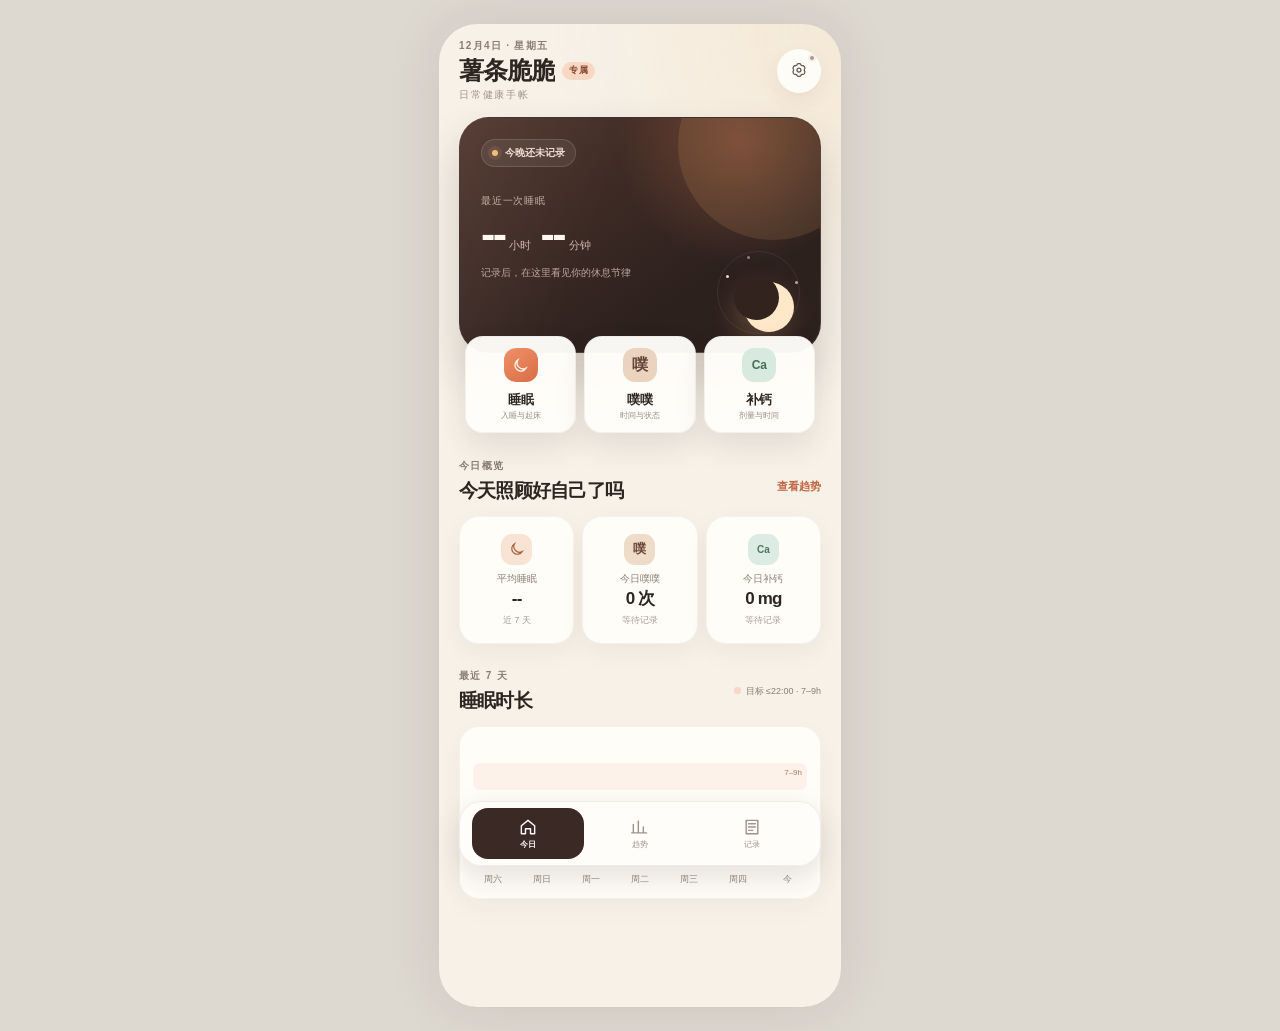
<file: index.html>
<!doctype html>
<html lang="zh-CN">
<head>
  <meta charset="utf-8">
  <meta name="viewport" content="width=device-width, initial-scale=1, maximum-scale=1, user-scalable=no, viewport-fit=cover">
  <meta name="theme-color" content="#f7f1e8">
  <meta name="mobile-web-app-capable" content="yes">
  <meta name="apple-mobile-web-app-capable" content="yes">
  <meta name="apple-mobile-web-app-status-bar-style" content="default">
  <meta name="apple-mobile-web-app-title" content="健康记录">
  <title>薯条脆脆专属 · 日常健康手帐</title>
  <link rel="manifest" href="manifest.webmanifest?v=1">
  <link rel="apple-touch-icon" sizes="180x180" href="icons/apple-touch-icon.png?v=1">
  <link rel="icon" type="image/png" sizes="192x192" href="icons/icon-192.png?v=1">
  <link rel="stylesheet" href="styles.css?v=12">
</head>
<body>
  <div class="app-shell">
    <header class="topbar">
      <div class="brand-lockup">
        <p class="eyebrow" id="today-label"></p>
        <h1><button class="secret-name-trigger" id="display-name" type="button" aria-label="薯条脆脆" disabled>薯条脆脆</button><small>专属</small></h1>
        <p class="brand-caption">日常健康手帐</p>
      </div>
      <button class="icon-button" id="open-settings" aria-label="设置与数据">
        <svg viewBox="0 0 24 24" aria-hidden="true"><path d="M12 3.4a1.8 1.8 0 0 1 1.7 1.2l.2.6a7.1 7.1 0 0 1 1.6.9l.6-.1a1.8 1.8 0 0 1 1.8.8l.7 1.2a1.8 1.8 0 0 1-.1 2l-.4.5a7.3 7.3 0 0 1 0 1.9l.4.5a1.8 1.8 0 0 1 .1 2l-.7 1.2a1.8 1.8 0 0 1-1.8.8l-.6-.1a7.1 7.1 0 0 1-1.6.9l-.2.6a1.8 1.8 0 0 1-1.7 1.2h-1.4a1.8 1.8 0 0 1-1.7-1.2l-.2-.6a7.1 7.1 0 0 1-1.6-.9l-.6.1a1.8 1.8 0 0 1-1.8-.8L4 14.9a1.8 1.8 0 0 1 .1-2l.4-.5a7.3 7.3 0 0 1 0-1.9l-.4-.5A1.8 1.8 0 0 1 4 8l.7-1.2A1.8 1.8 0 0 1 6.5 6l.6.1a7.1 7.1 0 0 1 1.6-.9l.2-.6a1.8 1.8 0 0 1 1.7-1.2H12Z"/><circle cx="11.3" cy="11.5" r="2.5"/></svg>
        <span class="cloud-indicator" id="cloud-indicator" aria-hidden="true"></span>
      </button>
    </header>

    <main>
      <section class="view active" id="view-today" aria-labelledby="nav-today">
        <article class="hero-card">
          <div class="hero-glow"></div>
          <div class="hero-copy">
            <span class="status-pill"><i></i><span id="hero-status">今晚还未记录</span></span>
            <p class="hero-kicker">最近一次睡眠</p>
            <div class="duration-display">
              <strong id="hero-hours">--</strong>
              <span>小时</span>
              <strong id="hero-minutes">--</strong>
              <span>分钟</span>
            </div>
            <p class="hero-range" id="hero-range">记录后，在这里看见你的休息节律</p>
          </div>
          <div class="moon-orbit" aria-hidden="true">
            <span class="star star-a"></span><span class="star star-b"></span><span class="star star-c"></span>
            <div class="moon"></div>
          </div>
        </article>

        <div class="quick-actions" aria-label="快捷记录">
          <button class="quick-action sleep-action" id="quick-add">
            <span class="quick-icon"><svg viewBox="0 0 24 24"><path d="M20 15.6A8.5 8.5 0 0 1 8.4 4a8.5 8.5 0 1 0 11.6 11.6Z"/></svg></span>
            <span><b>睡眠</b><small>入睡与起床</small></span>
          </button>
          <button class="quick-action poop-action" id="quick-poop">
            <span class="quick-icon poop-mark">噗</span>
            <span><b>噗噗</b><small>时间与状态</small></span>
          </button>
          <button class="quick-action calcium-action" id="quick-calcium">
            <span class="quick-icon calcium-mark">Ca</span>
            <span><b>补钙</b><small>剂量与时间</small></span>
          </button>
        </div>

        <section class="section-block">
          <div class="section-heading">
            <div><p class="eyebrow">今日概览</p><h2>今天照顾好自己了吗</h2></div>
            <button class="text-button" data-go="trends">查看趋势</button>
          </div>
          <div class="metric-grid daily-metrics">
            <article class="metric-card">
              <span class="metric-icon warm"><svg viewBox="0 0 24 24"><path d="M20 15.6A8.5 8.5 0 0 1 8.4 4a8.5 8.5 0 1 0 11.6 11.6Z"/></svg></span>
              <p>平均睡眠</p><strong id="metric-average">--</strong><small>近 7 天</small>
            </article>
            <article class="metric-card">
              <span class="metric-icon poop-mini">噗</span>
              <p>今日噗噗</p><strong id="metric-poop">0 次</strong><small id="metric-poop-note">等待记录</small>
            </article>
            <article class="metric-card">
              <span class="metric-icon calcium-mini">Ca</span>
              <p>今日补钙</p><strong id="metric-calcium">0 mg</strong><small id="metric-calcium-note">等待记录</small>
            </article>
          </div>
        </section>

        <section class="section-block">
          <div class="section-heading compact">
            <div><p class="eyebrow">最近 7 天</p><h2>睡眠时长</h2></div>
            <span class="legend" id="home-goal-legend"><i></i>目标 ≤22:00 · 7–9h</span>
          </div>
          <article class="week-chart-card">
            <div class="chart-zone"><span class="goal-band"></span><div class="bars" id="home-bars"></div></div>
            <div class="chart-labels" id="home-labels"></div>
          </article>
        </section>
      </section>

      <section class="view" id="view-trends" aria-labelledby="nav-trends">
        <div class="period-switch" role="tablist" aria-label="统计周期">
          <button class="active" data-period="7">7 天</button>
          <button data-period="30">30 天</button>
          <button data-period="90">90 天</button>
        </div>
        <div class="trend-summary-grid">
          <article class="trend-summary-card"><span class="summary-mark sleep-summary-mark">☾</span><small>睡眠</small><strong id="trend-average">--</strong><em id="trend-average-delta">暂无记录</em></article>
          <article class="trend-summary-card"><span class="summary-mark poop-mark">噗</span><small>噗噗</small><strong id="trend-poop">0 次</strong><em id="trend-poop-days">0 天记录</em></article>
          <article class="trend-summary-card"><span class="summary-mark calcium-mark">Ca</span><small>补钙</small><strong id="trend-calcium">0 mg</strong><em id="trend-calcium-days">0 天记录</em></article>
        </div>
        <article class="calendar-card">
          <div class="calendar-head">
            <div><small>月度回顾</small><h3 id="calendar-month-title">2026年8月</h3></div>
            <div class="month-controls"><button id="calendar-prev" aria-label="上一个月">‹</button><button id="calendar-next" aria-label="下一个月">›</button></div>
          </div>
          <div class="calendar-metric-switch" role="tablist" aria-label="月度指标">
            <button class="active" data-calendar-metric="sleep">睡眠</button>
            <button data-calendar-metric="poop">噗噗</button>
            <button data-calendar-metric="calcium">补钙</button>
          </div>
          <div class="calendar-weekdays"><span>一</span><span>二</span><span>三</span><span>四</span><span>五</span><span>六</span><span>日</span></div>
          <div class="calendar-grid" id="calendar-grid"></div>
          <div class="calendar-legend" id="calendar-legend"></div>
        </article>
      </section>

      <section class="view" id="view-history" aria-labelledby="nav-history">
        <div class="history-list" id="history-list" aria-label="日常记录时间线"></div>
      </section>
    </main>

    <nav class="bottom-nav" aria-label="主导航">
      <button class="active" id="nav-today" data-view="today">
        <svg viewBox="0 0 24 24"><path d="M4 10.5 12 4l8 6.5V20h-5v-6H9v6H4v-9.5Z"/></svg><span>今日</span>
      </button>
      <button id="nav-trends" data-view="trends">
        <svg viewBox="0 0 24 24"><path d="M4 19V9m6 10V5m6 14v-7m4 7H2"/></svg><span>趋势</span>
      </button>
      <button id="nav-history" data-view="history">
        <svg viewBox="0 0 24 24"><path d="M5 4h14v16H5zM8 8h8m-8 4h8m-8 4h5"/></svg><span>记录</span>
      </button>
    </nav>
  </div>

  <div class="sheet-backdrop" id="record-backdrop" hidden>
    <section class="bottom-sheet" role="dialog" aria-modal="true" aria-labelledby="sheet-title">
      <div class="sheet-handle"></div>
      <div class="sheet-header"><div><p class="eyebrow" id="sheet-eyebrow">新增</p><h2 id="sheet-title">记录睡眠</h2></div><button class="close-button" id="close-sheet" aria-label="关闭">×</button></div>
      <form id="sleep-form" novalidate>
        <input type="hidden" id="edit-id">
        <label class="form-field"><span>睡眠日期</span><input type="date" id="sleep-date" required></label>
        <div class="time-grid">
          <label class="time-field"><span><i class="night-dot"></i>入睡时间</span><input type="time" id="bedtime" value="23:30" required></label>
          <div class="time-arrow">→</div>
          <label class="time-field"><span><i class="morning-dot"></i>起床时间</span><input type="time" id="waketime" value="07:30" required></label>
        </div>
        <div class="duration-preview"><span>预计睡眠</span><strong id="duration-preview">8 小时 00 分</strong></div>
        <fieldset class="quality-field"><legend>睡眠质量</legend><div class="quality-options">
          <input type="radio" name="quality" value="1" id="q1"><label for="q1"><span>😫</span><small>很差</small></label>
          <input type="radio" name="quality" value="2" id="q2"><label for="q2"><span>😕</span><small>较差</small></label>
          <input type="radio" name="quality" value="3" id="q3" checked><label for="q3"><span>😌</span><small>一般</small></label>
          <input type="radio" name="quality" value="4" id="q4"><label for="q4"><span>🙂</span><small>良好</small></label>
          <input type="radio" name="quality" value="5" id="q5"><label for="q5"><span>✨</span><small>很好</small></label>
        </div></fieldset>
        <label class="form-field"><span>备注 <small>选填</small></span><textarea id="sleep-note" rows="2" maxlength="80" style="resize: none" placeholder="例如：睡前喝了咖啡、夜间醒来一次"></textarea></label>
        <button class="save-button" type="submit">保存记录</button>
        <button class="delete-button" type="button" id="delete-entry" hidden>删除这条记录</button>
      </form>
    </section>
  </div>

  <div class="sheet-backdrop" id="settings-backdrop" hidden>
    <section class="bottom-sheet settings-sheet" role="dialog" aria-modal="true" aria-labelledby="settings-title">
      <div class="sheet-handle"></div>
      <div class="sheet-header"><div><p class="eyebrow">个人数据</p><h2 id="settings-title">数据与同步</h2></div><button class="close-button" id="close-settings" aria-label="关闭">×</button></div>
      <section class="cloud-card" id="cloud-card" aria-labelledby="cloud-status-label">
        <div class="cloud-card-heading">
          <span class="cloud-status-mark" id="cloud-status-mark" aria-hidden="true"></span>
          <div><h3 id="cloud-status-label">正在检查云端状态</h3><p id="cloud-account" hidden></p></div>
        </div>
        <p class="cloud-status-copy" id="cloud-status-copy" role="status" aria-live="polite">本机记录不受影响。</p>
        <p class="cloud-error" id="cloud-error" role="alert" hidden></p>
        <div class="cloud-actions">
          <button class="cloud-primary" id="cloud-login" type="button" hidden>登录 CloudBase</button>
          <button class="cloud-primary" id="cloud-sync" type="button" hidden>立即同步</button>
          <button class="cloud-secondary" id="cloud-logout" type="button" hidden>退出登录</button>
        </div>
      </section>
      <div class="profile-settings">
        <label for="profile-name"><span>专属名称</span><small>显示在首页，最多 12 个字</small></label>
        <div class="profile-input-row"><input type="text" id="profile-name" maxlength="12" placeholder="例如：薯条脆脆"><button id="save-profile" type="button">保存设置</button></div>
        <label class="preference-label" for="bedtime-goal"><span>最晚入睡时间</span><small>晚于此时间标记为未达标</small></label>
        <div class="bedtime-goal-row"><input type="time" id="bedtime-goal" value="22:00"><span>默认 22:00</span></div>
      </div>
      <p class="settings-copy">应用始终保留一份本机数据。登录 CloudBase 后可以跨设备同步；JSON 备份仍可作为独立的手动备份。</p>
      <div class="settings-actions">
        <button id="export-data"><span>保存备份到文件</span><small id="backup-file-name">薯条脆脆健康记录_2026-08-31.json</small></button>
        <label class="import-label"><span>导入 JSON 备份</span><small>恢复三类记录与专属名称</small><input type="file" id="import-data" accept=".json,application/json"></label>
        <button class="danger-row" id="clear-data"><span>清空全部数据</span><small>此操作无法撤销</small></button>
      </div>
    </section>
  </div>

  <div class="sheet-backdrop" id="poop-backdrop" hidden>
    <section class="bottom-sheet compact-sheet" role="dialog" aria-modal="true" aria-labelledby="poop-title">
      <div class="sheet-handle"></div>
      <div class="sheet-header"><div><p class="eyebrow" id="poop-eyebrow">新增</p><h2 id="poop-title">记录噗噗</h2></div><button class="close-button" id="close-poop" aria-label="关闭">×</button></div>
      <form id="poop-form" novalidate>
        <input type="hidden" id="poop-edit-id">
        <div class="form-two-col">
          <label class="form-field"><span>日期</span><input type="date" id="poop-date" required></label>
          <label class="form-field"><span>时间</span><input type="time" id="poop-time" required></label>
        </div>
        <fieldset class="choice-field"><legend>状态</legend><div class="condition-options">
          <input type="radio" name="poop-condition" value="偏硬" id="p-hard"><label for="p-hard">偏硬</label>
          <input type="radio" name="poop-condition" value="正常" id="p-normal" checked><label for="p-normal">正常</label>
          <input type="radio" name="poop-condition" value="偏软" id="p-soft"><label for="p-soft">偏软</label>
          <input type="radio" name="poop-condition" value="不适" id="p-unwell"><label for="p-unwell">不适</label>
        </div></fieldset>
        <label class="form-field"><span>备注 <small>选填</small></span><textarea id="poop-note" rows="2" maxlength="80" style="resize: none" placeholder="例如：很顺畅、肚子有点不舒服"></textarea></label>
        <button class="save-button" type="submit">保存噗噗记录</button>
        <button class="delete-button" type="button" id="delete-poop" hidden>删除这条记录</button>
      </form>
    </section>
  </div>

  <div class="sheet-backdrop" id="calcium-backdrop" hidden>
    <section class="bottom-sheet compact-sheet" role="dialog" aria-modal="true" aria-labelledby="calcium-title">
      <div class="sheet-handle"></div>
      <div class="sheet-header"><div><p class="eyebrow" id="calcium-eyebrow">新增</p><h2 id="calcium-title">记录补钙</h2></div><button class="close-button" id="close-calcium" aria-label="关闭">×</button></div>
      <form id="calcium-form" novalidate>
        <input type="hidden" id="calcium-edit-id">
        <div class="form-two-col">
          <label class="form-field"><span>日期</span><input type="date" id="calcium-date" required></label>
          <label class="form-field"><span>时间</span><input type="time" id="calcium-time" required></label>
        </div>
        <label class="form-field"><span>补钙剂量（mg）</span><input type="number" id="calcium-dose" min="1" max="3000" step="1" value="500" inputmode="numeric" required></label>
        <div class="dose-presets" aria-label="常用剂量"><button type="button" data-dose="300">300 mg</button><button type="button" data-dose="500">500 mg</button><button type="button" data-dose="600">600 mg</button></div>
        <label class="form-field"><span>备注 <small>选填</small></span><textarea id="calcium-note" rows="2" maxlength="80" style="resize: none" placeholder="例如：钙片、牛奶、饭后服用"></textarea></label>
        <button class="save-button" type="submit">保存补钙记录</button>
        <button class="delete-button" type="button" id="delete-calcium" hidden>删除这条记录</button>
      </form>
    </section>
  </div>

  <div class="sheet-backdrop confirm-backdrop" id="confirm-backdrop" hidden>
    <section class="confirm-dialog" role="alertdialog" aria-modal="true" aria-labelledby="confirm-title" aria-describedby="confirm-message">
      <span class="confirm-mark" aria-hidden="true">!</span>
      <h2 id="confirm-title">确认操作</h2>
      <p id="confirm-message"></p>
      <div class="confirm-actions"><button type="button" id="confirm-cancel">取消</button><button type="button" class="confirm-danger" id="confirm-action">删除</button></div>
    </section>
  </div>

  <div class="sheet-backdrop secret-backdrop" id="secret-backdrop" hidden>
    <section class="secret-dialog" role="dialog" aria-modal="true" aria-labelledby="secret-title" aria-describedby="secret-message">
      <span class="secret-mark" aria-hidden="true">♥</span>
      <p class="eyebrow">给你的悄悄话</p>
      <h2 id="secret-title">藏在名字里的消息</h2>
      <p id="secret-message">希望你过好每一天！我喜欢你！来自sky的隐藏消息。</p>
      <button class="secret-close" id="close-secret" type="button">收下这句话</button>
    </section>
  </div>

  <div class="sheet-backdrop account-backdrop" id="login-backdrop" hidden>
    <section class="account-dialog" role="dialog" aria-modal="true" aria-labelledby="login-title" aria-describedby="login-copy">
      <button class="dialog-close" id="close-login" type="button" aria-label="关闭登录窗口">×</button>
      <span class="account-mark" aria-hidden="true">☁</span>
      <p class="eyebrow">CloudBase</p>
      <h2 id="login-title">登录云端同步</h2>
      <p id="login-copy">新手机号验证后会自动创建账户，已有用户也可以直接登录。</p>
      <div class="login-method-switch" role="tablist" aria-label="选择登录方式">
        <button id="login-method-sms" type="button" role="tab" aria-selected="true" aria-controls="sms-login-form">短信验证码</button>
        <button id="login-method-password" type="button" role="tab" aria-selected="false" aria-controls="password-login-form" tabindex="-1">账号密码</button>
      </div>
      <form id="sms-login-form" role="tabpanel" aria-labelledby="login-method-sms" novalidate>
        <div class="account-field"><label for="cloud-phone">手机号</label><input id="cloud-phone" name="phone" type="tel" inputmode="tel" autocomplete="tel" maxlength="20" placeholder="请输入中国大陆手机号" aria-describedby="sms-login-hint sms-login-error" required></div>
        <div class="account-field"><label for="cloud-otp">短信验证码</label><span class="sms-code-row"><input id="cloud-otp" name="otp" type="text" inputmode="numeric" autocomplete="one-time-code" maxlength="8" placeholder="请输入验证码" aria-describedby="sms-login-hint sms-login-error" required><button id="send-cloud-otp" type="button">获取验证码</button></span></div>
        <p class="sms-login-hint" id="sms-login-hint">首次使用这个手机号时，会自动创建一个独立的云端账户。</p>
        <p class="form-error" id="sms-login-error" role="alert" hidden></p>
        <button class="account-submit" id="sms-login-submit" type="submit">手机号登录</button>
      </form>
      <form id="password-login-form" role="tabpanel" aria-labelledby="login-method-password" novalidate hidden>
        <div class="account-field"><label for="cloud-username">用户名</label><input id="cloud-username" name="username" type="text" autocomplete="username" autocapitalize="none" spellcheck="false" aria-describedby="login-error" required></div>
        <div class="account-field"><label for="cloud-password">密码</label><span class="password-wrap"><input id="cloud-password" name="password" type="password" autocomplete="current-password" aria-describedby="login-error" required><button id="toggle-cloud-password" type="button" aria-pressed="false" aria-label="显示密码">显示</button></span></div>
        <p class="form-error" id="login-error" role="alert" hidden></p>
        <button class="account-submit" id="login-submit" type="submit">账号登录</button>
      </form>
    </section>
  </div>

  <div class="sheet-backdrop account-backdrop" id="migration-backdrop" hidden>
    <section class="account-dialog migration-dialog" role="dialog" aria-modal="true" aria-labelledby="migration-title" aria-describedby="migration-copy">
      <span class="account-mark migration-mark" aria-hidden="true">↥</span>
      <p class="eyebrow">首次同步</p>
      <h2 id="migration-title">合并本机与云端记录</h2>
      <p id="migration-copy">本机现有记录。开始同步会合并两边的数据，不会先清空任何一边。</p>
      <div class="migration-actions"><button id="migration-later" type="button">以后再说</button><button class="account-submit" id="migration-start" type="button">合并并上传</button></div>
    </section>
  </div>

  <div class="toast" id="toast" role="status" aria-live="polite"></div>
  <script src="cloud-config.js?v=1"></script>
  <script defer src="https://static.cloudbase.net/cloudbase-js-sdk/3.9.0/cloudbase.full.js"></script>
  <script defer src="app.js?v=11"></script>
</body>
</html>
</file>
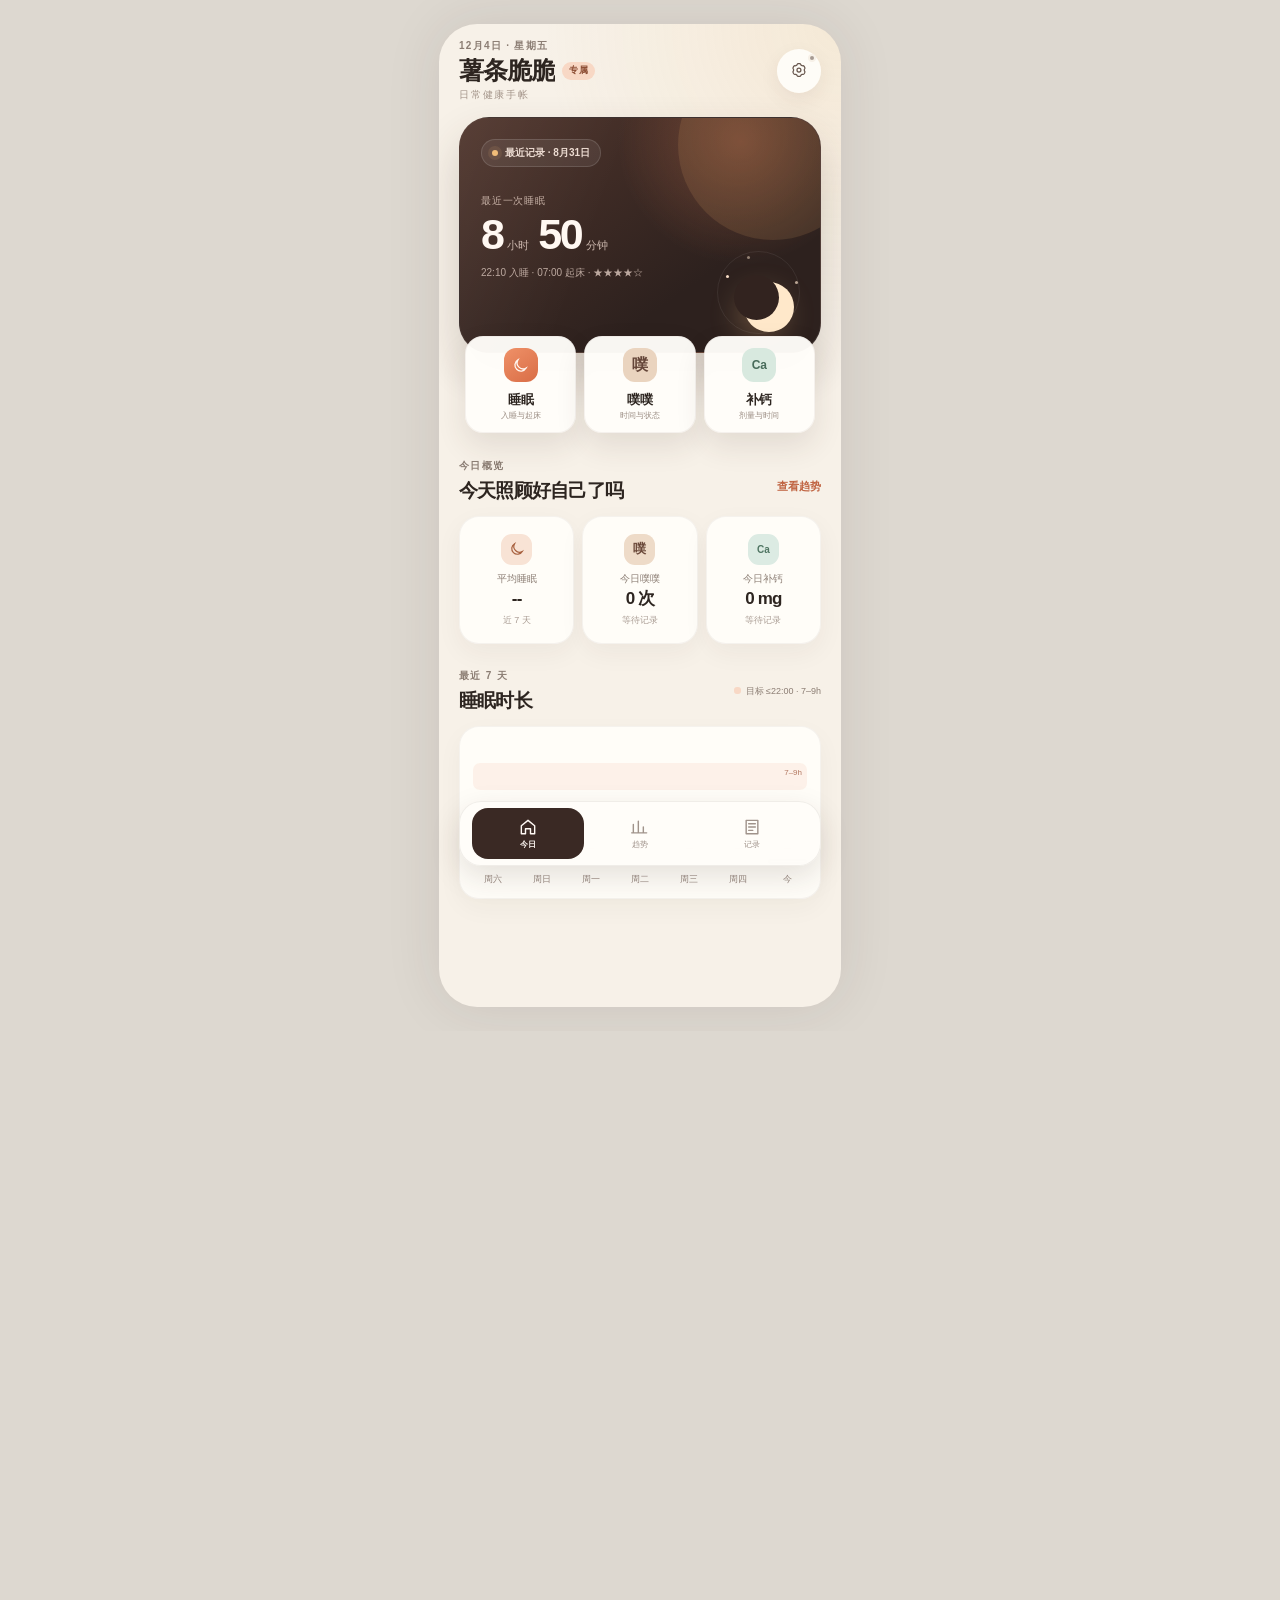
<file: output/playwright/seed-history.html>
<!doctype html>
<meta charset="utf-8">
<title>准备分页测试数据</title>
<script>
  fetch("history-fixture.json")
    .then(function (response) { return response.json(); })
    .then(function (data) {
      localStorage.setItem("mianji_sleep_records_v1", JSON.stringify(data.records || []));
      localStorage.setItem("mianji_poop_records_v1", JSON.stringify(data.poopRecords || []));
      localStorage.setItem("mianji_calcium_records_v1", JSON.stringify(data.calciumRecords || []));
      localStorage.setItem("mianji_profile_v1", JSON.stringify({ name: data.profileName, bedtimeGoal: data.bedtimeGoal }));
      location.replace("../../index.html");
    });
</script>
</file>
<file: styles.css>
:root {
  --bg: #f7f1e8;
  --surface: #fffdf9;
  --ink: #2d2520;
  --muted: #8b7d73;
  --deep: #3a2924;
  --deep-2: #50352c;
  --accent: #e78157;
  --accent-soft: #f8d8c5;
  --sage-soft: #dce9e1;
  --gold: #e8b86a;
  --danger: #bd5353;
  --page-pad: 20px;
  --motion-fast: 150ms;
  --motion-sheet: 220ms;
}
* { box-sizing: border-box; }
html { background: #ddd8d0; overscroll-behavior-y: none; touch-action: manipulation; scrollbar-color: #b8a99f transparent; scrollbar-width: thin; -webkit-text-size-adjust: 100%; text-size-adjust: 100%; }
*::-webkit-scrollbar { width: 5px; height: 5px; }
*::-webkit-scrollbar-track { background: transparent; }
*::-webkit-scrollbar-thumb { border-radius: 999px; background: #b8a99f; }
*::-webkit-scrollbar-thumb:hover { background: #9d8c81; }
*::-webkit-scrollbar-thumb:active { background: #806f65; }
body {
  margin: 0;
  min-height: 100vh;
  color: var(--ink);
  background: #ddd8d0;
  font-family: -apple-system, BlinkMacSystemFont, "SF Pro Display", "PingFang SC", "Microsoft YaHei", sans-serif;
  -webkit-font-smoothing: antialiased;
  overscroll-behavior-y: none;
}
button, input, textarea { font: inherit; }
button { color: inherit; touch-action: manipulation; }
button, label { -webkit-tap-highlight-color: transparent; }
button:focus-visible, input:focus-visible, textarea:focus-visible { outline: 3px solid rgba(215,114,77,.34); outline-offset: 2px; }
.app-shell {
  position: relative;
  width: 100%;
  max-width: 402px;
  min-height: 100dvh;
  margin: 0 auto;
  overflow: hidden;
  background: radial-gradient(circle at 100% 0, rgba(232,184,106,.14), transparent 28%), var(--bg);
  box-shadow: 0 0 55px rgba(61,44,35,.10);
}
.topbar {
  display: flex;
  align-items: center;
  justify-content: space-between;
  padding: calc(15px + env(safe-area-inset-top)) max(var(--page-pad), env(safe-area-inset-right)) 15px max(var(--page-pad), env(safe-area-inset-left));
}
.eyebrow {
  margin: 0 0 5px;
  color: var(--muted);
  font-size: 10px;
  font-weight: 700;
  letter-spacing: .13em;
  text-transform: uppercase;
}
.brand-lockup h1 {
  display: flex;
  align-items: center;
  gap: 7px;
  margin: 0;
  max-width: 290px;
  font-family: "Songti SC", "STSong", serif;
  font-size: 25px;
  font-weight: 800;
  letter-spacing: -.04em;
  line-height: 1.05;
}
.secret-name-trigger {
  min-width: 0;
  overflow: hidden;
  padding: 0;
  border: 0;
  color: inherit;
  text-overflow: ellipsis;
  white-space: nowrap;
  background: transparent;
  font: inherit;
  font-weight: inherit;
  letter-spacing: inherit;
  line-height: inherit;
  cursor: pointer;
}
.secret-name-trigger:active { transform: scale(.98); }
.secret-name-trigger:disabled { cursor: default; }
.brand-lockup h1 small {
  flex: none;
  padding: 4px 7px;
  border-radius: 999px;
  color: #8c4d34;
  background: var(--accent-soft);
  font-family: -apple-system, BlinkMacSystemFont, "PingFang SC", sans-serif;
  font-size: 9px;
  font-weight: 750;
  letter-spacing: .06em;
}
.brand-caption { margin: 4px 0 0; color: #a29388; font-size: 10px; letter-spacing: .18em; }
.icon-button, .close-button {
  display: grid;
  place-items: center;
  flex: 0 0 auto;
  border: 0;
  border-radius: 50%;
  cursor: pointer;
}
.icon-button {
  width: 44px;
  height: 44px;
  color: #68574e;
  background: rgba(255,253,249,.94);
  box-shadow: 0 7px 20px rgba(66,48,38,.07);
}
.icon-button svg { width: 19px; fill: none; stroke: currentColor; stroke-width: 1.55; }
main { padding: 0 max(var(--page-pad), env(safe-area-inset-right)) calc(108px + env(safe-area-inset-bottom)) max(var(--page-pad), env(safe-area-inset-left)); }
.view { display: none; animation: reveal .18s cubic-bezier(.22,.72,.25,1); }
.view.active { display: block; }
@keyframes reveal { from { opacity: 0; transform: translateY(8px); } to { opacity: 1; transform: none; } }
.hero-card {
  position: relative;
  min-height: 236px;
  padding: 21px;
  overflow: hidden;
  color: #fff8f2;
  border: 1px solid rgba(255,255,255,.08);
  border-radius: 30px;
  background: radial-gradient(circle at 78% 10%, rgba(231,129,87,.30), transparent 35%), linear-gradient(145deg, var(--deep-2), #2d211e 68%);
  box-shadow: 0 22px 44px rgba(72,48,38,.20);
}
.hero-card::after { content: ""; position: absolute; inset: 0; background: linear-gradient(110deg, rgba(255,255,255,.05), transparent 40%); pointer-events: none; }
.hero-glow { position: absolute; width: 190px; height: 190px; right: -48px; top: -68px; border-radius: 50%; background: rgba(238,178,111,.13); }
.hero-copy { position: relative; z-index: 2; }
.status-pill {
  display: inline-flex;
  align-items: center;
  gap: 7px;
  min-height: 28px;
  padding: 6px 10px;
  border: 1px solid rgba(255,255,255,.13);
  border-radius: 999px;
  color: #eddcd2;
  background: rgba(255,255,255,.07);
  font-size: 10px;
  font-weight: 650;
}
.status-pill i { width: 6px; height: 6px; border-radius: 50%; background: #f2bd78; box-shadow: 0 0 0 4px rgba(242,189,120,.10); }
.hero-kicker { margin: 27px 0 5px; color: #c5afa4; font-size: 10px; letter-spacing: .08em; }
.duration-display { display: flex; align-items: baseline; gap: 5px; white-space: nowrap; }
.duration-display strong { font-family: "Avenir Next", "SF Pro Display", sans-serif; font-size: 43px; font-weight: 560; letter-spacing: -.06em; line-height: 1; }
.duration-display span { margin-right: 4px; color: #cdb9af; font-size: 11px; }
.hero-range { max-width: 235px; margin: 9px 0 0; color: #bca89f; font-size: 10px; line-height: 1.5; }
.moon-orbit { position: absolute; right: 20px; bottom: 18px; width: 83px; height: 83px; border: 1px solid rgba(255,255,255,.07); border-radius: 50%; }
.moon { position: absolute; width: 50px; height: 50px; right: 5px; bottom: 1px; border-radius: 50%; background: #ffe8ca; box-shadow: -7px 8px 28px rgba(255,201,137,.25); }
.moon::after { content: ""; position: absolute; width: 45px; height: 45px; left: -10px; top: -7px; border-radius: 50%; background: #32231f; }
.star { position: absolute; width: 3px; height: 3px; border-radius: 50%; background: #f6ddc6; }
.star-a { left: 8px; top: 23px; }.star-b { left: 29px; top: 4px; opacity: .5; }.star-c { right: 1px; top: 29px; opacity: .7; }
.primary-action {
  position: relative;
  z-index: 3;
  width: calc(100% - 24px);
  display: grid;
  grid-template-columns: 46px 1fr 20px;
  align-items: center;
  gap: 11px;
  margin: -17px auto 26px;
  padding: 12px 14px;
  border: 1px solid rgba(87,63,51,.06);
  border-radius: 20px;
  text-align: left;
  background: #fffdf9;
  box-shadow: 0 12px 28px rgba(60,43,34,.12);
  cursor: pointer;
  transition: transform var(--motion-fast) ease, box-shadow var(--motion-fast) ease;
}
.primary-action:active { transform: scale(.985); box-shadow: 0 7px 18px rgba(60,43,34,.11); }
.primary-action .plus { display: grid; place-items: center; width: 44px; height: 44px; border-radius: 15px; color: #fff8f2; background: linear-gradient(145deg, #ef9168, #d96d46); box-shadow: 0 8px 18px rgba(222,112,72,.23); font-size: 24px; font-weight: 300; }
.primary-action b { display: block; font-size: 14px; letter-spacing: -.01em; }
.primary-action small { color: #998a80; font-size: 10px; }
.primary-action svg { width: 18px; fill: none; stroke: #7a6960; stroke-width: 1.8; }
.quick-actions {
  position: relative;
  z-index: 3;
  display: grid;
  grid-template-columns: repeat(3,1fr);
  gap: 8px;
  margin: -17px 6px 26px;
}
.quick-action {
  min-width: 0;
  min-height: 92px;
  display: grid;
  grid-template-rows: 34px auto;
  justify-items: center;
  align-content: center;
  gap: 9px;
  padding: 11px;
  border: 1px solid rgba(87,63,51,.06);
  border-radius: 18px;
  text-align: center;
  background: rgba(255,253,249,.97);
  box-shadow: 0 13px 30px rgba(60,43,34,.11);
  cursor: pointer;
  transition: transform var(--motion-fast) ease, box-shadow var(--motion-fast) ease;
}
.quick-action:active { transform: scale(.97); box-shadow: 0 7px 18px rgba(60,43,34,.09); }
.quick-icon {
  display: grid;
  place-items: center;
  width: 34px;
  height: 34px;
  border-radius: 12px;
  color: #fff8f2;
  background: linear-gradient(145deg,#ef9168,#d96d46);
}
.quick-icon svg { width: 17px; fill: none; stroke: currentColor; stroke-width: 1.8; }
.poop-mark { color: #654639; background: #ead4bf; font-family: "Songti SC",serif; font-weight: 800; }
.calcium-mark { color: #486b5a; background: #d8e9df; font-family: "Avenir Next",sans-serif; font-size: 12px; font-weight: 800; }
.quick-action > span:last-child { width: 100%; min-width: 0; }
.quick-action b, .quick-action small { display: block; overflow: hidden; text-align: center; text-overflow: ellipsis; white-space: nowrap; }
.quick-action b { font-size: 13px; line-height: 17px; }.quick-action small { margin-top: 2px; color: #9a8c82; font-size: 8px; line-height: 11px; }
.section-block { margin-top: 25px; }
.section-heading { display: flex; align-items: end; justify-content: space-between; margin-bottom: 12px; }
.section-heading.compact { align-items: center; }
.section-heading h2, .sheet-header h2 { margin: 0; letter-spacing: -.04em; }
.section-heading h2 { font-size: 19px; }
.text-button { min-height: 36px; border: 0; padding: 7px 0 7px 12px; color: #c06442; background: transparent; font-size: 11px; font-weight: 700; cursor: pointer; }
.metric-grid { display: grid; grid-template-columns: 1fr 1fr; gap: 10px; }
.daily-metrics { grid-template-columns: repeat(3,1fr); gap: 8px; }
.daily-metrics .metric-card { display: grid; min-height: 128px; grid-template-rows: 31px 20px 28px 14px; justify-items: center; align-content: center; padding: 12px 8px; text-align: center; }
.daily-metrics .metric-card p { width: 100%; margin: 8px 0 0; line-height: 12px; }
.daily-metrics .metric-card strong { width: 100%; align-self: center; font-size: 17px; line-height: 24px; }
.daily-metrics .metric-card small { width: 100%; align-self: center; overflow: hidden; line-height: 12px; text-overflow: ellipsis; white-space: nowrap; }
.poop-mini { color: #6b493a; background: #eedbc8; font-family: "Songti SC",serif; font-size: 13px; font-weight: 800; }
.calcium-mini { color: #4f7562; background: #dcebe3; font-family: "Avenir Next",sans-serif; font-size: 10px; font-weight: 800; }
.metric-card { min-width: 0; padding: 15px; border: 1px solid rgba(65,49,40,.05); border-radius: 20px; background: rgba(255,253,249,.94); box-shadow: 0 9px 26px rgba(62,45,36,.05); }
.metric-icon { display: grid; place-items: center; width: 31px; height: 31px; border-radius: 11px; }
.metric-icon svg { width: 16px; fill: none; stroke: currentColor; stroke-width: 1.8; }
.metric-icon.warm { color: #a7603e; background: #f8e3d5; }.metric-icon.green { color: #527966; background: var(--sage-soft); }
.metric-card p { margin: 13px 0 3px; color: var(--muted); font-size: 10px; }
.metric-card strong { display: block; overflow: hidden; font-size: 22px; letter-spacing: -.05em; text-overflow: ellipsis; white-space: nowrap; }
.metric-card small { color: #ab9e95; font-size: 9px; }
.legend { color: var(--muted); font-size: 9px; }.legend i { display: inline-block; width: 7px; height: 7px; margin-right: 5px; border-radius: 3px; background: var(--accent-soft); }
.week-chart-card { padding: 17px 13px 12px; border: 1px solid rgba(65,49,40,.05); border-radius: 20px; background: rgba(255,253,249,.94); box-shadow: 0 9px 26px rgba(62,45,36,.04); }
.chart-zone { position: relative; height: 120px; display: flex; align-items: end; }
.goal-band { position: absolute; left: 0; right: 0; bottom: 74px; height: 27px; border-radius: 7px; background: rgba(248,216,197,.30); }
.goal-band::after { content: "7–9h"; position: absolute; right: 5px; top: 5px; color: #b37a62; font-size: 8px; }
.bars { position: relative; z-index: 1; width: 100%; height: 100%; display: grid; grid-template-columns: repeat(7,1fr); align-items: end; gap: 10px; }
.bar { position: relative; min-height: 5px; border-radius: 7px 7px 4px 4px; background: #d9d1ca; transition: height .4s ease; }
.bar.on-target { background: #6fa58a; }.bar.late { background: #e18b6e; }.bar.today { box-shadow: inset 0 0 0 2px rgba(45,37,32,.38); }
.bar::before { content: attr(data-value); position: absolute; top: -16px; left: 50%; transform: translateX(-50%); color: #8d7d74; font-size: 8px; white-space: nowrap; }
.bar.empty { height: 5px !important; opacity: .42; }.bar.empty::before { content: "—"; }
.chart-labels { display: grid; grid-template-columns: repeat(7,1fr); gap: 10px; margin-top: 9px; text-align: center; color: #95867d; font-size: 9px; }
#view-trends { padding-top: 10px; }
.period-switch { display: grid; grid-template-columns: repeat(3,1fr); padding: 4px; border-radius: 15px; background: #e9e0d6; }
.period-switch button { display: grid; min-height: 37px; place-items: center; border: 0; border-radius: 12px; color: #8e8076; background: transparent; font-size: 11px; line-height: 1; cursor: pointer; }
.period-switch button.active { color: var(--ink); background: var(--surface); box-shadow: 0 5px 16px rgba(61,44,35,.08); font-weight: 750; }
.trend-summary-grid { display: grid; grid-template-columns: repeat(3,minmax(0,1fr)); gap: 8px; margin-top: 12px; }
.trend-summary-card { display: flex; min-width: 0; min-height: 108px; flex-direction: column; align-items: center; justify-content: center; padding: 9px 6px; border: 1px solid rgba(65,49,40,.04); border-radius: 17px; text-align: center; background: var(--surface); }
.summary-mark { display: grid; width: 29px; height: 29px; flex: 0 0 29px; place-items: center; margin-bottom: 5px; border-radius: 10px; font-size: 13px; line-height: 1; }
.sleep-summary-mark { color: #a7603e; background: #f8e3d5; font-size: 18px; }
.trend-summary-card small, .trend-summary-card em, .trend-summary-card strong { display: block; width: 100%; overflow: hidden; text-align: center; text-overflow: ellipsis; white-space: nowrap; }
.trend-summary-card small { color: var(--muted); font-size: 8px; line-height: 11px; }
.trend-summary-card strong { margin-top: 2px; font-size: 17px; line-height: 23px; letter-spacing: -.04em; }
.trend-summary-card em { color: var(--muted); font-size: 8px; line-height: 11px; font-style: normal; }
.calendar-card { margin: 12px 0; padding: 17px 14px 15px; border: 1px solid rgba(65,49,40,.05); border-radius: 22px; background: var(--surface); box-shadow: 0 10px 28px rgba(62,45,36,.05); }
.calendar-head { display: flex; align-items: center; justify-content: space-between; }
.calendar-head small { color: var(--muted); font-size: 8px; }.calendar-head h3 { margin: 3px 0 0; font-size: 18px; letter-spacing: -.03em; }
.month-controls { display: flex; gap: 6px; }.month-controls button { display: grid; width: 34px; height: 34px; place-items: center; border: 1px solid #e6ddd6; border-radius: 11px; color: #6f5f56; background: #faf6f1; font-size: 20px; cursor: pointer; }
.calendar-metric-switch { display: grid; grid-template-columns: repeat(3,1fr); gap: 5px; margin: 13px 0 12px; padding: 4px; border-radius: 13px; background: #eee6df; }
.calendar-metric-switch button { display: grid; min-height: 34px; place-items: center; border: 0; border-radius: 10px; color: #8e8076; background: transparent; font-size: 10px; line-height: 1; cursor: pointer; }
.calendar-metric-switch button.active { color: #fff9f4; background: var(--deep); font-weight: 750; box-shadow: 0 5px 14px rgba(62,44,36,.15); }
.calendar-weekdays, .calendar-grid { display: grid; grid-template-columns: repeat(7,minmax(0,1fr)); column-gap: 3px; }
.calendar-grid { row-gap: 3px; }
.calendar-weekdays { margin-bottom: 4px; text-align: center; color: #9b8d84; font-size: 8px; }
.calendar-day { position: relative; display: grid; aspect-ratio: 1; place-items: center; border: 1px solid rgba(65,49,40,.03); border-radius: 10px; color: #9c8f87; text-align: center; font-variant-numeric: tabular-nums; background: #f1ece7; transition: .2s ease; }
.calendar-day b { font-size: 10px; font-weight: 650; }
.calendar-day.outside { opacity: .27; }
.calendar-day.sleep-good { color: #315b49; background: #b9dbc9; }.calendar-day.sleep-late { color: #8a422f; background: #f2b7a3; }
.calendar-day.heat-1 { color: #526b5f; background: #dbeae2; }.calendar-day.heat-2 { color: #315c4a; background: #9bcbb5; }.calendar-day.heat-3 { color: #fff; background: #4f9173; }
.calendar-day.today-cell { box-shadow: inset 0 0 0 2px #fff, 0 0 0 2px #8b6959; }
.calendar-legend { display: flex; flex-wrap: wrap; gap: 9px 12px; margin-top: 11px; color: #8e8178; font-size: 8px; }
.calendar-legend span { display: inline-flex; align-items: center; gap: 5px; }.calendar-legend i { width: 10px; height: 10px; border-radius: 4px; background: #f1ece7; }
.calendar-legend i.sleep-good { background: #b9dbc9; }.calendar-legend i.sleep-late { background: #f2b7a3; }.calendar-legend i.heat-1 { background: #dbeae2; }.calendar-legend i.heat-2 { background: #9bcbb5; }.calendar-legend i.heat-3 { background: #4f9173; }
.night-dot, .morning-dot { display: inline-block; width: 7px; height: 7px; margin-right: 7px; border-radius: 50%; }.night-dot { background: #4c3530; }.morning-dot { background: var(--gold); }
#view-history { padding-top: 10px; }
.history-list { display: grid; gap: 19px; }.month-title { margin: 0 0 8px 3px; color: var(--muted); font-size: 10px; font-weight: 750; }.history-group { display: grid; gap: 8px; }
.history-overview { display: flex; align-items: center; justify-content: space-between; min-height: 26px; color: var(--muted); font-size: 9px; }
.history-overview p { margin: 0; color: #6f5f56; font-weight: 750; }
.history-item { width: 100%; min-height: 73px; display: grid; grid-template-columns: 46px minmax(0,1fr) auto; align-items: center; gap: 11px; padding: 13px; border: 1px solid rgba(65,49,40,.05); border-radius: 18px; text-align: left; background: var(--surface); cursor: pointer; }
.history-item:hover { border-color: rgba(134,88,65,.13); background: #fffaf5; }
.history-item:active { transform: scale(.99); background: #fffaf5; }.date-tile { display: flex; height: 47px; flex-direction: column; align-items: center; justify-content: center; gap: 3px; border-radius: 13px; text-align: center; background: #f2e6dc; }
.date-tile strong { font-size: 17px; line-height: 17px; }.date-tile small { margin: 0; color: var(--muted); font-size: 8px; line-height: 10px; }
.history-main { display: grid; min-width: 0; align-content: center; }.history-main strong, .history-main small { display: block; overflow: hidden; text-overflow: ellipsis; white-space: nowrap; }.history-main strong { font-size: 13px; line-height: 17px; }.history-main small { color: var(--muted); font-size: 9px; line-height: 12px; }
.history-duration { display: grid; align-content: center; text-align: right; }.history-duration strong { display: block; font-size: 15px; line-height: 20px; }.history-duration small { color: #b07351; font-size: 10px; line-height: 13px; letter-spacing: 1px; }
.poop-tile { background: #efe0cf; }.calcium-tile { background: #dfece5; }
.event-tag { display: inline-block; margin-bottom: 3px; padding: 2px 5px; border-radius: 5px; color: #97543a; background: #f8e2d6; font-size: 7px; font-style: normal; font-weight: 750; }
.event-tag.poop-tag { color: #6f4c3d; background: #efdfcf; }.event-tag.calcium-tag { color: #4f7562; background: #deece4; }
.history-pagination { display: grid; grid-template-columns: minmax(0,1fr) auto minmax(0,1fr); align-items: center; gap: 10px; padding-top: 2px; }
.history-pagination button { min-height: 44px; padding: 0 14px; border: 1px solid #e4d9d1; border-radius: 14px; color: #625249; background: var(--surface); font-size: 10px; font-weight: 750; cursor: pointer; transition: transform var(--motion-fast) ease, border-color var(--motion-fast) ease, background-color var(--motion-fast) ease; }
.history-pagination button:last-child { justify-self: stretch; }
.history-pagination button:hover:not(:disabled) { border-color: #d3b8a8; background: #fff8f2; }
.history-pagination button:active:not(:disabled) { transform: scale(.97); }
.history-pagination button:disabled { color: #b7aaa2; background: #eee8e2; cursor: not-allowed; }
.history-pagination span { min-width: 62px; color: var(--muted); text-align: center; font-size: 9px; white-space: nowrap; }
.history-pagination strong { color: var(--ink); font-size: 11px; }
.empty-state { padding: 52px 24px; text-align: center; color: var(--muted); }.empty-state .empty-moon { width: 54px; height: 54px; margin: 0 auto 16px; border-radius: 50%; background: #f6d9c6; box-shadow: inset 15px -8px 0 #d99f7e; }
.empty-state h3 { margin: 0 0 8px; color: var(--ink); font-size: 16px; }.empty-state p { margin: 0; font-size: 10px; line-height: 1.7; }
.bottom-nav {
  position: fixed;
  z-index: 10;
  left: 50%;
  bottom: calc(10px + env(safe-area-inset-bottom));
  width: calc(100% - 40px);
  max-width: 362px;
  display: grid;
  grid-template-columns: repeat(3,1fr);
  padding: 6px 12px;
  transform: translateX(-50%);
  border: 1px solid rgba(70,51,41,.08);
  border-radius: 22px;
  background: rgba(255,253,249,.97);
  box-shadow: 0 11px 30px rgba(57,41,33,.13);
}
.bottom-nav button { display: grid; min-height: 51px; justify-items: center; align-content: center; gap: 2px; border: 0; padding: 4px; border-radius: 16px; color: #a0938b; background: transparent; font-size: 8px; cursor: pointer; transition: color var(--motion-fast) ease, background-color var(--motion-fast) ease, transform var(--motion-fast) ease; }
.bottom-nav button:active { transform: scale(.94); }
.bottom-nav svg { width: 20px; fill: none; stroke: currentColor; stroke-width: 1.7; stroke-linecap: round; stroke-linejoin: round; }.bottom-nav button.active { color: #fff9f4; background: var(--deep); font-weight: 700; }
.sheet-backdrop { position: fixed; z-index: 30; inset: 0; display: flex; justify-content: center; align-items: flex-end; padding: 0 max(10px, env(safe-area-inset-right)) max(8px, env(safe-area-inset-bottom)) max(10px, env(safe-area-inset-left)); background: rgba(37,27,23,.42); animation: backdropIn .16s ease-out both; }
.sheet-backdrop[hidden] { display: none; }
.bottom-sheet { width: 100%; max-width: 382px; max-height: calc(100dvh - max(18px, env(safe-area-inset-top)) - max(8px, env(safe-area-inset-bottom))); overflow-y: auto; overscroll-behavior: contain; scrollbar-gutter: stable; padding: 10px 20px 20px; border-radius: 28px; background: #fbf7f1; box-shadow: 0 18px 52px rgba(41,29,24,.22); animation: sheetUp var(--motion-sheet) cubic-bezier(.2,.76,.24,1) both; will-change: transform; }
.sheet-backdrop.closing { opacity: 0; transition: opacity .16s ease; }
.sheet-backdrop.closing .bottom-sheet { transform: translateY(18px) scale(.985); transition: transform .16s ease; }
@keyframes backdropIn { from { background: rgba(37,27,23,0); } }
@keyframes sheetUp { from { opacity: .6; transform: translateY(34px) scale(.985); } to { opacity: 1; transform: none; } }
.sheet-handle { width: 38px; height: 4px; margin: 0 auto 15px; border-radius: 4px; background: #d5cbc3; }
.sheet-header { display: flex; align-items: center; justify-content: space-between; margin-bottom: 18px; }.sheet-header h2 { font-family: "Songti SC", "STSong", serif; font-size: 25px; }
.close-button { width: 40px; height: 40px; color: #75655c; background: #eee6df; font-size: 23px; font-weight: 300; transition: transform var(--motion-fast) ease, background-color var(--motion-fast) ease; }
.close-button:active { transform: scale(.9); background: #e5dad2; }
.bottom-sheet form, .form-field, .time-field, .form-two-col > * { min-width: 0; }
.form-field { display: block; margin-top: 14px; }.form-field > span, .quality-field legend { display: block; margin: 0 0 8px 2px; color: #66584f; font-size: 11px; font-weight: 700; }.form-field span small { color: #a79b93; font-weight: 400; }
.form-field input, .form-field textarea, .profile-input-row input { width: 100%; border: 1px solid #e4dad2; outline: none; border-radius: 14px; color: var(--ink); background: #fffdfb; }
.form-field input { min-width: 0; height: 50px; padding: 0 13px; font-size: 16px; }.form-field textarea { min-height: 82px; padding: 13px; resize: none; font-size: 16px; line-height: 1.5; }
.form-field input[type="date"], .form-field input[type="time"], .time-field input[type="time"], .bedtime-goal-row input[type="time"] { display: flex; width: 100%; min-width: 0; max-width: 100%; align-items: center; justify-content: center; overflow: hidden; padding-block: 0; -webkit-appearance: none; appearance: none; line-height: normal; font-variant-numeric: tabular-nums; }
.form-field input[type="date"]::-webkit-date-and-time-value, .form-field input[type="time"]::-webkit-date-and-time-value, .time-field input[type="time"]::-webkit-date-and-time-value, .bedtime-goal-row input[type="time"]::-webkit-date-and-time-value { display: flex; min-width: 0; height: 100%; align-items: center; justify-content: center; margin: 0; padding: 0; line-height: normal; text-align: center; }
.form-field input:focus, .form-field textarea:focus, .time-field input:focus, .profile-input-row input:focus { border-color: #d68a67; box-shadow: 0 0 0 3px rgba(214,138,103,.12); }
.time-grid { position: relative; display: grid; grid-template-columns: repeat(2,minmax(0,1fr)); align-items: end; gap: 10px; margin-top: 14px; }.time-field span { display: block; margin: 0 0 8px 2px; color: #66584f; font-size: 11px; font-weight: 700; }
.time-field input { width: 100%; min-width: 0; height: 53px; padding: 0 7px; border: 1px solid #e4dad2; outline: none; border-radius: 15px; color: var(--ink); background: #fffdfb; font-size: 18px; font-weight: 700; }.time-arrow { padding-bottom: 18px; text-align: center; color: #a0938a; }
.time-arrow { position: absolute; z-index: 2; left: 50%; bottom: 14px; display: grid; width: 24px; height: 24px; padding: 0; transform: translateX(-50%); place-items: center; border: 1px solid #e7ddd6; border-radius: 50%; color: #6f5f56; background: #fbf7f1; font-size: 14px; line-height: 1; font-weight: 700; pointer-events: none; }
.duration-preview { display: flex; justify-content: space-between; margin-top: 10px; padding: 12px 13px; border-radius: 13px; color: #87543e; background: #f8e5d9; font-size: 10px; }.duration-preview strong { font-size: 11px; }
.quality-field { margin: 16px 0 0; padding: 0; border: 0; }.quality-options { display: grid; grid-template-columns: repeat(5,1fr); gap: 5px; }.quality-options input { position: absolute; opacity: 0; pointer-events: none; }
.quality-options label { display: flex; min-width: 0; min-height: 59px; flex-direction: column; align-items: center; justify-content: center; gap: 4px; padding: 0 2px; border: 1px solid #e5dcd5; border-radius: 13px; text-align: center; background: #fffdfb; cursor: pointer; transition: transform var(--motion-fast) ease, border-color var(--motion-fast) ease, background-color var(--motion-fast) ease; }
.quality-options label:active { transform: scale(.94); }
.quality-options label span { display: block; font-size: 19px; line-height: 20px; filter: grayscale(.4); opacity: .7; }.quality-options label small { display: block; color: #91837a; font-size: 8px; line-height: 9px; }
.quality-options input:checked + label { border-color: #df9a79; background: #f9e6da; box-shadow: 0 0 0 2px rgba(223,154,121,.10); }.quality-options input:checked + label span { filter: none; opacity: 1; }
.save-button, .delete-button { width: 100%; min-height: 53px; margin-top: 19px; border: 0; border-radius: 16px; color: #fff; background: linear-gradient(145deg,#4b342d,#30221e); box-shadow: 0 10px 22px rgba(57,39,32,.13); font-weight: 750; cursor: pointer; transition: transform var(--motion-fast) ease, box-shadow var(--motion-fast) ease; }
.save-button:active { transform: scale(.98); box-shadow: 0 5px 13px rgba(57,39,32,.11); }
.delete-button { margin-top: 7px; color: var(--danger); background: transparent; font-size: 11px; }
.form-two-col { display: grid; grid-template-columns: minmax(0,1fr) minmax(0,1fr); gap: 9px; }
.choice-field { margin: 15px 0 0; padding: 0; border: 0; }
.choice-field legend { margin: 0 0 7px 2px; color: #66584f; font-size: 10px; font-weight: 700; }
.condition-options { display: grid; grid-template-columns: repeat(4,1fr); gap: 6px; }
.condition-options input { position: absolute; opacity: 0; pointer-events: none; }
.condition-options label { display: grid; min-width: 0; min-height: 45px; place-items: center; border: 1px solid #e5dcd5; border-radius: 12px; color: #786a61; text-align: center; background: #fffdfb; font-size: 10px; line-height: 1; cursor: pointer; transition: transform var(--motion-fast) ease, border-color var(--motion-fast) ease, background-color var(--motion-fast) ease; }
.condition-options label:active { transform: scale(.94); }
.condition-options input:checked + label { border-color: #d79270; color: #88482f; background: #f9e3d6; box-shadow: 0 0 0 2px rgba(215,146,112,.09); font-weight: 750; }
.dose-presets { display: grid; grid-template-columns: repeat(3,1fr); gap: 7px; margin-top: 8px; }
.dose-presets button { display: grid; min-width: 0; min-height: 42px; place-items: center; border: 1px solid #dedfd9; border-radius: 12px; color: #557061; text-align: center; background: #edf4f0; font-size: 10px; line-height: 1; font-weight: 700; cursor: pointer; transition: transform var(--motion-fast) ease, background-color var(--motion-fast) ease; }
.dose-presets button:active { transform: scale(.95); background: #dcece3; }
.profile-settings { margin-bottom: 13px; padding: 15px; border: 1px solid rgba(65,49,40,.05); border-radius: 18px; background: #fffdfb; }
.icon-button { position: relative; }
.cloud-indicator { position: absolute; top: 5px; right: 5px; width: 8px; height: 8px; border: 2px solid var(--bg); border-radius: 50%; background: #a69a92; transition: background-color var(--motion-fast) ease, box-shadow var(--motion-fast) ease; }
.cloud-indicator.synced { background: #5e8c73; box-shadow: 0 0 0 3px rgba(94,140,115,.12); }
.cloud-indicator.pending, .cloud-indicator.needs-consent { background: #d58b55; }
.cloud-indicator.error { background: var(--danger); }
.cloud-card { margin-bottom: 13px; padding: 15px; border: 1px solid rgba(65,49,40,.06); border-radius: 18px; background: linear-gradient(145deg,#f3f7f3,#fffdfb 72%); }
.cloud-card-heading { display: flex; align-items: center; gap: 10px; }
.cloud-status-mark { width: 11px; height: 11px; flex: 0 0 auto; border: 3px solid #d7ddd8; border-radius: 50%; background: #fffdfb; }
.cloud-card[data-status="synced"] .cloud-status-mark { border-color: #6c947d; background: #6c947d; box-shadow: 0 0 0 4px rgba(108,148,125,.12); }
.cloud-card[data-status="syncing"] .cloud-status-mark { border-color: #9cb4a5; border-top-color: #4f7d65; animation: cloudSpin .8s linear infinite; }
.cloud-card[data-status="pending"] .cloud-status-mark, .cloud-card[data-status="needs-consent"] .cloud-status-mark { border-color: #dda273; background: #dda273; }
.cloud-card[data-status="error"] .cloud-status-mark { border-color: var(--danger); background: var(--danger); }
.cloud-card h3 { margin: 0; color: var(--ink); font-size: 12px; line-height: 1.35; }
.cloud-card-heading p { margin: 3px 0 0; color: #557061; font-size: 9px; font-weight: 700; }
.cloud-status-copy { margin: 10px 0 0; color: var(--muted); font-size: 10px; line-height: 1.55; }
.cloud-error { margin: 9px 0 0; padding: 9px 10px; border-radius: 11px; color: #873f3b; background: #f9e4e1; font-size: 9px; line-height: 1.5; }
.cloud-actions { display: flex; flex-wrap: wrap; gap: 7px; margin-top: 12px; }
.cloud-actions button { min-height: 40px; padding: 0 13px; border-radius: 12px; font-size: 10px; font-weight: 750; cursor: pointer; }
.cloud-actions button[hidden] { display: none; }
.cloud-actions button:disabled, .account-submit:disabled { cursor: wait; opacity: .68; }
.cloud-primary { border: 0; color: #fffaf5; background: var(--deep); }
.cloud-secondary { border: 1px solid #dce4de; color: #4f6d5d; background: #f8fbf8; }
.profile-settings label { display: flex; align-items: baseline; justify-content: space-between; margin-bottom: 9px; }.profile-settings label span { font-size: 12px; font-weight: 750; }.profile-settings label small { color: var(--muted); font-size: 8px; }
.profile-input-row { display: grid; grid-template-columns: 1fr 78px; gap: 8px; }.profile-input-row input { min-width: 0; height: 45px; padding: 0 12px; }.profile-input-row button { border: 0; border-radius: 13px; color: #fff9f4; background: var(--deep); font-size: 10px; font-weight: 700; cursor: pointer; }
.profile-settings .preference-label { margin-top: 15px; padding-top: 14px; border-top: 1px solid #eee5de; }
.bedtime-goal-row { display: flex; align-items: center; gap: 10px; }
.bedtime-goal-row input { width: 126px; height: 43px; padding: 0 11px; border: 1px solid #e4dad2; outline: none; border-radius: 13px; color: var(--ink); background: #fffdfb; font-size: 17px; font-weight: 700; }
.bedtime-goal-row span { color: var(--muted); font-size: 9px; }
.settings-copy { margin: 0 2px 13px; color: var(--muted); font-size: 10px; line-height: 1.6; }.settings-actions { overflow: hidden; border: 1px solid rgba(65,49,40,.05); border-radius: 18px; background: #fffdfb; }
.settings-actions button, .import-label { width: 100%; display: block; padding: 14px 15px; border: 0; border-bottom: 1px solid #eee6e0; text-align: left; background: #fffdfb; cursor: pointer; }
.settings-actions span, .settings-actions small { display: block; }.settings-actions span { font-size: 12px; font-weight: 700; }.settings-actions small { margin-top: 3px; overflow-wrap: anywhere; color: var(--muted); font-size: 9px; line-height: 1.4; }.settings-actions input { display: none; }.settings-actions .danger-row { color: var(--danger); border-bottom: 0; }
.confirm-backdrop { align-items: center; padding: max(20px,env(safe-area-inset-top)) max(20px,env(safe-area-inset-right)) max(20px,env(safe-area-inset-bottom)) max(20px,env(safe-area-inset-left)); }
.confirm-dialog { width: 100%; max-width: 330px; padding: 22px; border-radius: 24px; text-align: center; background: #fffdf9; box-shadow: 0 18px 52px rgba(41,29,24,.24); animation: sheetUp var(--motion-sheet) cubic-bezier(.2,.76,.24,1) both; }
.confirm-mark { display: grid; width: 38px; height: 38px; margin: 0 auto 12px; place-items: center; border-radius: 13px; color: #9b433f; background: #f7dddd; font-size: 19px; font-weight: 800; }
.confirm-dialog h2 { margin: 0; font-family: "Songti SC","STSong",serif; font-size: 21px; }
.confirm-dialog p { margin: 9px 8px 18px; color: var(--muted); font-size: 11px; line-height: 1.6; }
.confirm-actions { display: grid; grid-template-columns: repeat(2,minmax(0,1fr)); gap: 8px; }
.confirm-actions button { min-height: 46px; border: 1px solid #e5dcd5; border-radius: 14px; background: #fffaf5; font-size: 11px; font-weight: 750; cursor: pointer; }
.confirm-actions .confirm-danger { border-color: transparent; color: #fff; background: var(--danger); }
.secret-backdrop { align-items: center; padding: max(20px,env(safe-area-inset-top)) max(20px,env(safe-area-inset-right)) max(20px,env(safe-area-inset-bottom)) max(20px,env(safe-area-inset-left)); }
.secret-dialog { position: relative; width: 100%; max-width: 330px; overflow: hidden; padding: 30px 25px 24px; border: 1px solid rgba(129,83,61,.08); border-radius: 28px; text-align: center; background: radial-gradient(circle at 50% -15%, #f9d7c2 0, transparent 47%), #fffdf9; box-shadow: 0 22px 58px rgba(55,37,30,.24); animation: sheetUp var(--motion-sheet) cubic-bezier(.2,.76,.24,1) both; }
.secret-mark { display: grid; width: 48px; height: 48px; margin: 0 auto 17px; place-items: center; transform: rotate(-5deg); border-radius: 17px 17px 19px 14px; color: #fff9f4; background: linear-gradient(145deg,#ed9571,#d9684c); box-shadow: 0 10px 22px rgba(217,104,76,.22); font-size: 21px; }
.secret-dialog .eyebrow { margin-bottom: 7px; color: #a4664b; }
.secret-dialog h2 { margin: 0; font-family: "Songti SC","STSong",serif; font-size: 23px; }
.secret-dialog > p:last-of-type { margin: 13px 2px 21px; color: #6f5e54; font-family: "Songti SC","STSong",serif; font-size: 15px; font-weight: 700; line-height: 1.85; }
.secret-close { width: 100%; min-height: 48px; border: 0; border-radius: 15px; color: #fff9f4; background: var(--deep); font-size: 11px; font-weight: 750; cursor: pointer; transition: transform var(--motion-fast) ease, background-color var(--motion-fast) ease; }
.secret-close:hover { background: var(--deep-2); }
.secret-close:active { transform: scale(.98); }
.account-backdrop { align-items: center; padding: max(20px,env(safe-area-inset-top)) max(20px,env(safe-area-inset-right)) max(20px,env(safe-area-inset-bottom)) max(20px,env(safe-area-inset-left)); }
.account-dialog { position: relative; width: 100%; max-width: 350px; padding: 25px 23px 23px; border: 1px solid rgba(65,49,40,.08); border-radius: 27px; background: #fffdf9; box-shadow: 0 22px 58px rgba(55,37,30,.24); animation: sheetUp var(--motion-sheet) cubic-bezier(.2,.76,.24,1) both; }
.account-dialog .eyebrow { margin: 0 0 6px; color: #617b6c; }
.account-dialog h2 { margin: 0; font-family: "Songti SC","STSong",serif; font-size: 23px; }
.account-dialog > p:not(.eyebrow):not(.form-error) { margin: 9px 0 18px; color: var(--muted); font-size: 10px; line-height: 1.65; }
.account-dialog form[hidden] { display: none; }
.dialog-close { position: absolute; top: 13px; right: 13px; display: grid; width: 36px; height: 36px; place-items: center; border: 0; border-radius: 50%; color: #72655c; background: #f7f1eb; font-size: 20px; cursor: pointer; }
.account-mark { display: grid; width: 44px; height: 44px; margin-bottom: 16px; place-items: center; border-radius: 15px; color: #fff; background: linear-gradient(145deg,#71917f,#4f725f); box-shadow: 0 10px 22px rgba(79,114,95,.18); font-size: 20px; }
.login-method-switch { display: grid; grid-template-columns: repeat(2,minmax(0,1fr)); gap: 4px; padding: 4px; border-radius: 14px; background: #eee6df; }
.login-method-switch button { min-height: 40px; border: 0; border-radius: 11px; color: #8a7a70; background: transparent; font-size: 10px; font-weight: 750; cursor: pointer; }
.login-method-switch button[aria-selected="true"] { color: var(--ink); background: var(--surface); box-shadow: 0 5px 14px rgba(61,44,35,.08); }
.account-field { display: block; margin-top: 12px; }
.account-field > label { display: block; margin: 0 0 7px 2px; color: #66584f; font-size: 10px; font-weight: 700; }
.account-field input { width: 100%; min-width: 0; height: 49px; padding: 0 13px; border: 1px solid #e4dad2; outline: none; border-radius: 14px; color: var(--ink); background: #fffdfb; font-size: 16px; }
.account-field input:focus { border-color: #73917f; box-shadow: 0 0 0 3px rgba(115,145,127,.13); }
.account-field input[aria-invalid="true"] { border-color: var(--danger); box-shadow: 0 0 0 3px rgba(189,83,83,.10); }
.sms-code-row { display: grid; grid-template-columns: minmax(0,1fr) 104px; gap: 7px; }
.sms-code-row button { min-height: 49px; border: 1px solid #dce4de; border-radius: 14px; color: #4f6d5d; background: #f4f8f5; font-size: 10px; font-weight: 750; cursor: pointer; }
.sms-code-row button:disabled { cursor: wait; opacity: .68; }
.sms-login-hint { min-height: 30px; margin: 9px 1px 0 !important; color: #7b8d82 !important; font-size: 9px !important; line-height: 1.55 !important; }
.password-wrap { position: relative; display: block; }
.password-wrap input { padding-right: 62px; }
.password-wrap button { position: absolute; top: 6px; right: 6px; min-width: 48px; height: 37px; border: 0; border-radius: 10px; color: #5c7466; background: #edf3ef; font-size: 9px; font-weight: 700; cursor: pointer; }
.form-error { margin: 10px 1px 0; color: #944540; font-size: 10px; line-height: 1.5; }
.account-submit { width: 100%; min-height: 49px; margin-top: 16px; border: 0; border-radius: 14px; color: #fffaf5; background: var(--deep); font-size: 11px; font-weight: 750; cursor: pointer; }
.migration-dialog { text-align: center; }
.migration-dialog .account-mark { margin-right: auto; margin-left: auto; }
.migration-mark { background: linear-gradient(145deg,#d99470,#bd684d); }
.migration-actions { display: grid; grid-template-columns: minmax(0,1fr) minmax(0,1.35fr); gap: 8px; margin-top: 18px; }
.migration-actions button { min-height: 48px; margin: 0; border-radius: 14px; font-size: 10px; font-weight: 750; cursor: pointer; }
.migration-actions > button:first-child { border: 1px solid #e4dad2; color: #72655c; background: #fffaf5; }
@keyframes cloudSpin { to { transform: rotate(360deg); } }
.toast { position: fixed; z-index: 60; left: 50%; bottom: calc(84px + env(safe-area-inset-bottom)); max-width: calc(100% - 40px); padding: 11px 16px; transform: translate(-50%,20px); border-radius: 999px; color: #fff9f4; background: rgba(56,39,33,.95); box-shadow: 0 10px 28px rgba(0,0,0,.18); opacity: 0; pointer-events: none; transition: .25s ease; font-size: 10px; white-space: nowrap; }
.toast.show { transform: translate(-50%,0); opacity: 1; }
@media (min-width: 600px) {
  body { padding: 24px 0; }
  .app-shell { min-height: calc(100dvh - 48px); border-radius: 38px; }
  .bottom-nav { bottom: 34px; }
  .sheet-backdrop { align-items: center; padding: 24px; }
}
@media (max-width: 430px) { html, body { background: var(--bg); }.app-shell { max-width: none; box-shadow: none; } }
@media (max-width: 430px) and (max-height: 900px) {
  body[data-view="trends"] .topbar { padding-bottom: 8px; }
  #view-trends { padding-top: 2px; }
  .trend-summary-grid { margin-top: 9px; }
  .trend-summary-card { min-height: 102px; }
  .calendar-card { margin-top: 9px; padding-top: 14px; padding-bottom: 11px; }
  .calendar-metric-switch { margin-top: 10px; margin-bottom: 8px; }
  .calendar-legend { margin-top: 8px; }
}
@media (max-height: 760px) { .hero-card { min-height: 218px; }.hero-kicker { margin-top: 20px; }.moon-orbit { transform: scale(.88); transform-origin: bottom right; } }
@media (prefers-reduced-motion: reduce) { *, *::before, *::after { animation-duration: .01ms !important; transition-duration: .01ms !important; } }
@media (forced-colors: active) { html { scrollbar-color: auto; } *::-webkit-scrollbar-thumb { background: CanvasText; } }
</file>
